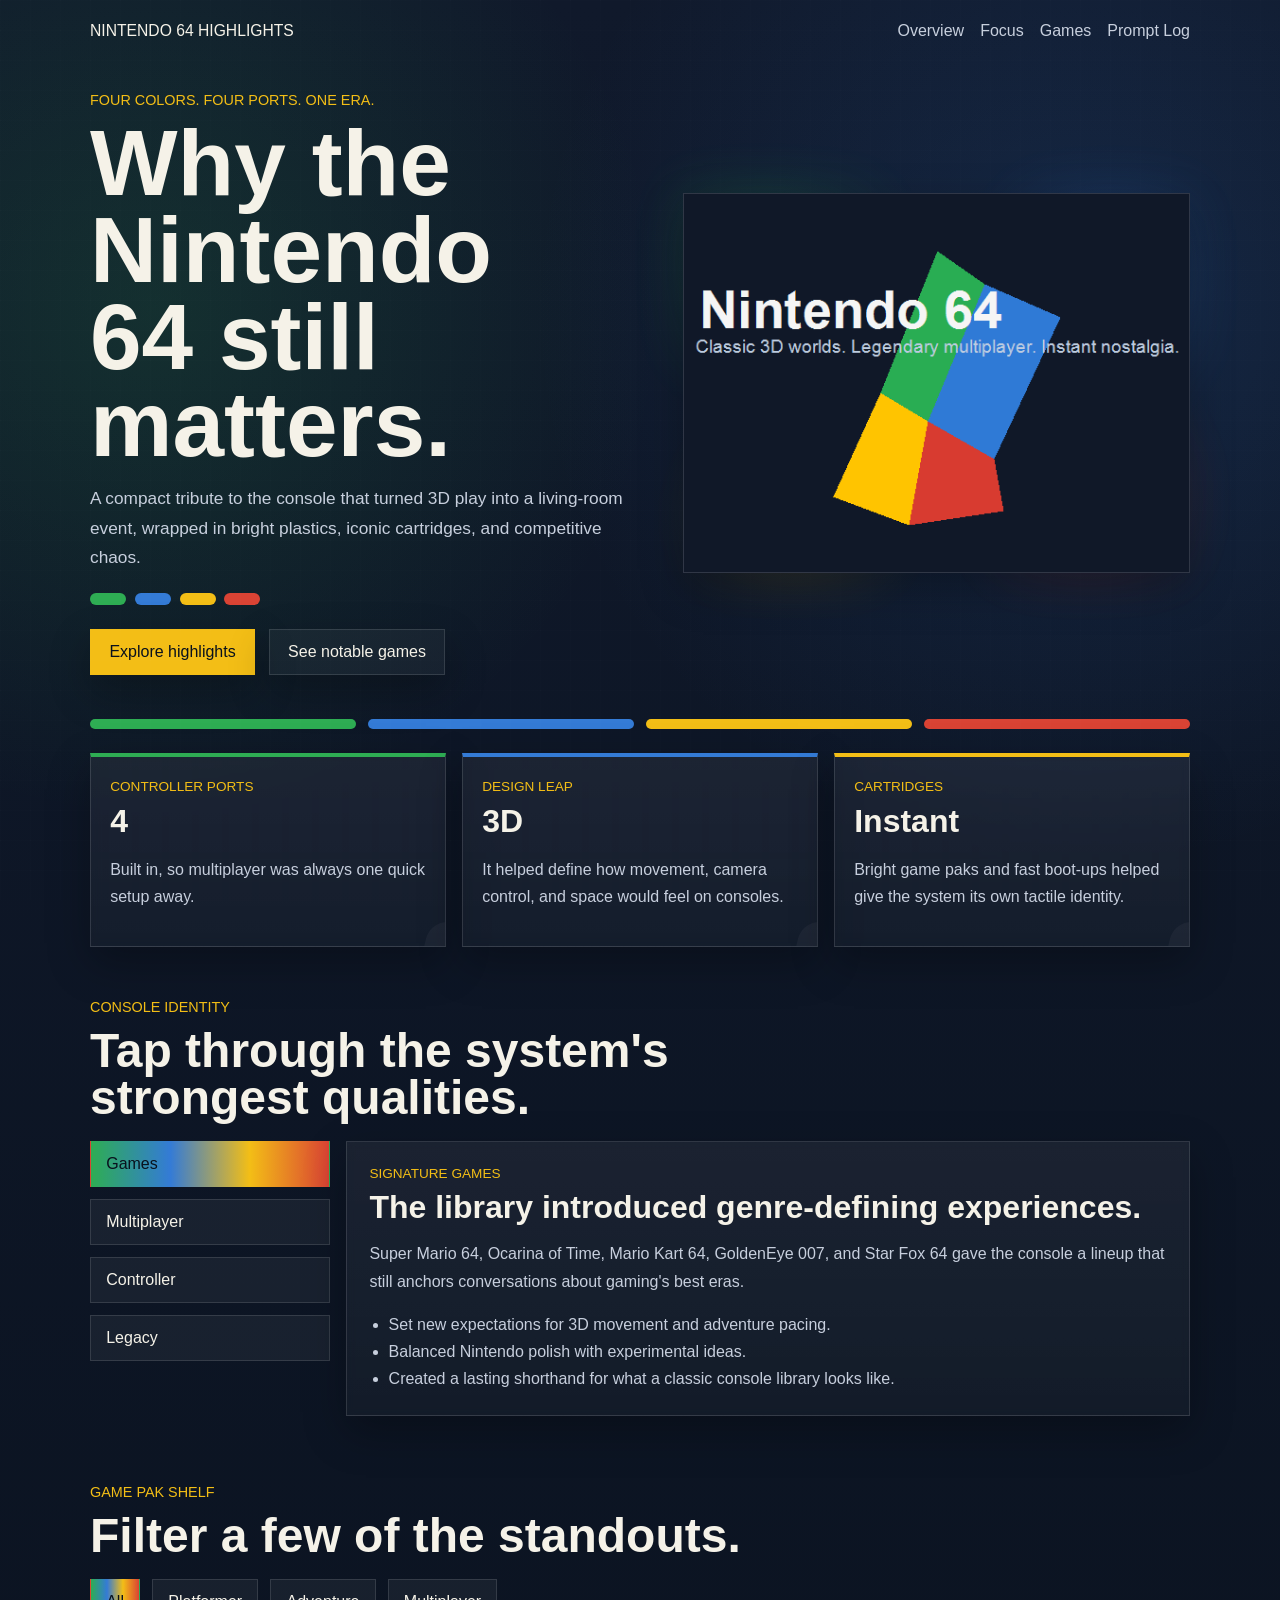
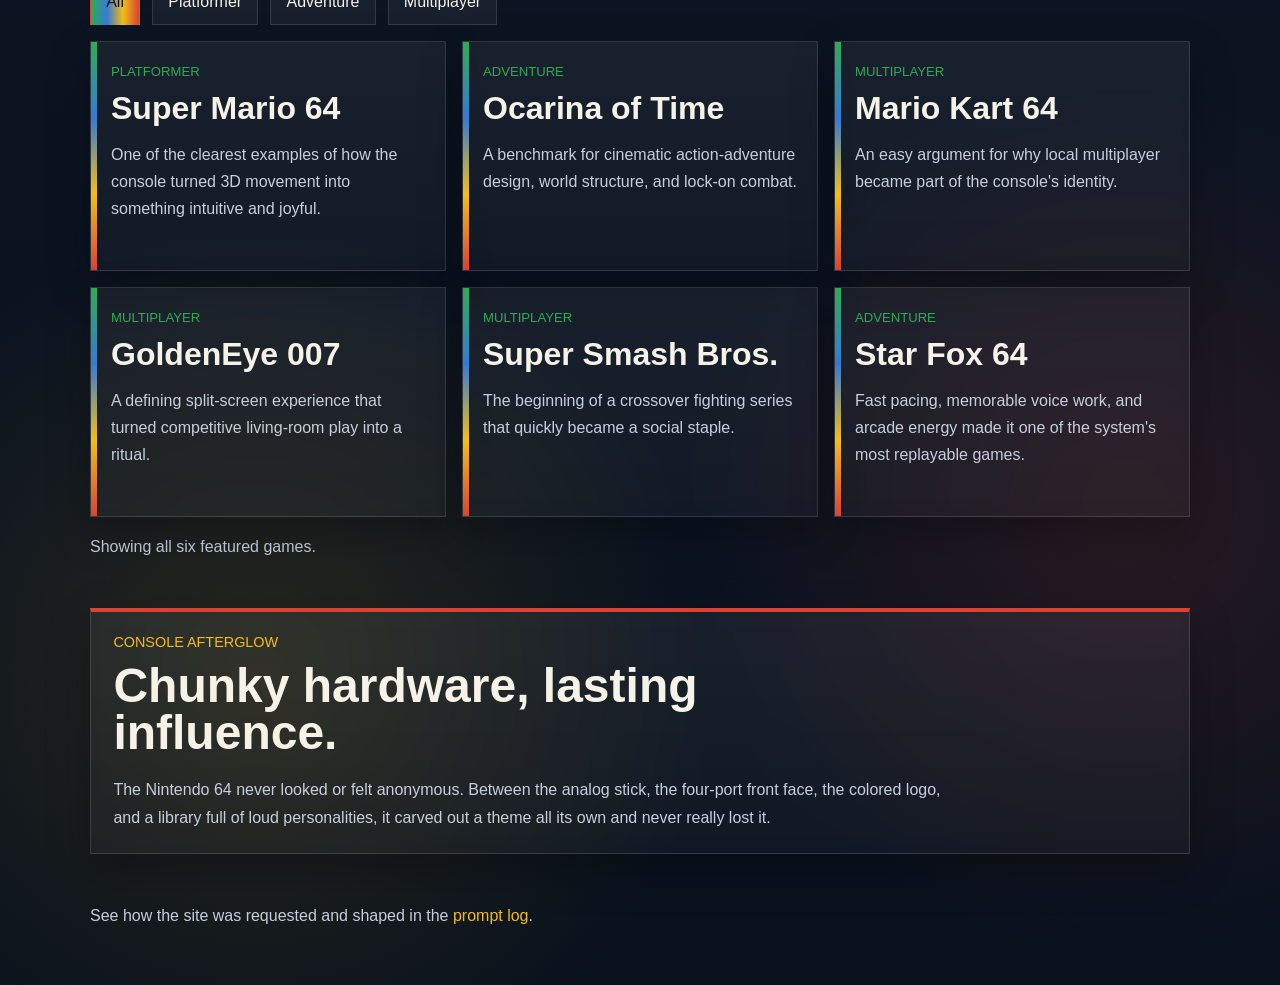
<file: index.html>
<!DOCTYPE html>
<html lang="en">
<head>
  <meta charset="UTF-8">
  <meta name="viewport" content="width=device-width, initial-scale=1.0">
  <title>Nintendo 64 Highlights</title>
  <link rel="stylesheet" href="styles.css">
</head>
<body>
  <header class="site-shell">
    <nav class="topbar">
      <a class="brand" href="index.html">Nintendo 64 Highlights</a>
      <div class="topbar-links">
        <a href="#overview">Overview</a>
        <a href="#focus">Focus</a>
        <a href="#games">Games</a>
        <a href="prompts.html">Prompt Log</a>
      </div>
    </nav>

    <section class="hero">
      <div class="hero-copy">
        <p class="eyebrow">Four colors. Four ports. One era.</p>
        <h1>Why the Nintendo 64 still matters.</h1>
        <p class="lede">
          A compact tribute to the console that turned 3D play into a living-room event,
          wrapped in bright plastics, iconic cartridges, and competitive chaos.
        </p>
        <div class="n64-mark" aria-hidden="true">
          <span class="mark-pill green"></span>
          <span class="mark-pill blue"></span>
          <span class="mark-pill yellow"></span>
          <span class="mark-pill red"></span>
        </div>
        <div class="hero-actions">
          <a class="button-primary" href="#focus">Explore highlights</a>
          <a class="button-secondary" href="#games">See notable games</a>
        </div>
      </div>

      <figure class="hero-media">
        <img src="n64-hero.png" alt="Stylized Nintendo 64 inspired artwork">
      </figure>
    </section>
  </header>

  <main class="site-shell">
    <section class="theme-band" aria-label="Nintendo 64 theme stripe">
      <span class="theme-color green"></span>
      <span class="theme-color blue"></span>
      <span class="theme-color yellow"></span>
      <span class="theme-color red"></span>
    </section>

    <section class="overview-grid" id="overview">
      <article class="metric-card">
        <span class="metric-label">Controller ports</span>
        <strong class="metric-value">4</strong>
        <p>Built in, so multiplayer was always one quick setup away.</p>
      </article>
      <article class="metric-card">
        <span class="metric-label">Design leap</span>
        <strong class="metric-value">3D</strong>
        <p>It helped define how movement, camera control, and space would feel on consoles.</p>
      </article>
      <article class="metric-card">
        <span class="metric-label">Cartridges</span>
        <strong class="metric-value">Instant</strong>
        <p>Bright game paks and fast boot-ups helped give the system its own tactile identity.</p>
      </article>
    </section>

    <section class="section-block interactive-block" id="focus">
      <div class="section-heading">
        <p class="eyebrow">Console identity</p>
        <h2>Tap through the system's strongest qualities.</h2>
      </div>

      <div class="focus-layout">
        <div class="chip-row" role="tablist" aria-label="Nintendo 64 highlight categories">
          <button class="chip is-active" type="button" role="tab" aria-selected="true" data-focus="games">Games</button>
          <button class="chip" type="button" role="tab" aria-selected="false" data-focus="multiplayer">Multiplayer</button>
          <button class="chip" type="button" role="tab" aria-selected="false" data-focus="controller">Controller</button>
          <button class="chip" type="button" role="tab" aria-selected="false" data-focus="legacy">Legacy</button>
        </div>

        <article class="focus-panel" aria-live="polite">
          <span class="panel-kicker" id="focus-kicker">Signature games</span>
          <h3 id="focus-title">The library introduced genre-defining experiences.</h3>
          <p id="focus-copy">
            Super Mario 64, Ocarina of Time, Mario Kart 64, GoldenEye 007, and Star Fox 64
            gave the console a lineup that still anchors conversations about gaming's best eras.
          </p>
          <ul class="focus-points" id="focus-points">
            <li>Set new expectations for 3D movement and adventure pacing.</li>
            <li>Balanced Nintendo polish with experimental ideas.</li>
            <li>Created a lasting shorthand for what a classic console library looks like.</li>
          </ul>
        </article>
      </div>
    </section>

    <section class="section-block" id="games">
      <div class="section-heading">
        <p class="eyebrow">Game pak shelf</p>
        <h2>Filter a few of the standouts.</h2>
      </div>

      <div class="chip-row" role="toolbar" aria-label="Game genre filters">
        <button class="chip is-active" type="button" data-filter="all">All</button>
        <button class="chip" type="button" data-filter="platformer">Platformer</button>
        <button class="chip" type="button" data-filter="adventure">Adventure</button>
        <button class="chip" type="button" data-filter="multiplayer">Multiplayer</button>
      </div>

      <div class="game-grid">
        <article class="game-card" data-genre="platformer">
          <span class="game-tag">Platformer</span>
          <h3>Super Mario 64</h3>
          <p>One of the clearest examples of how the console turned 3D movement into something intuitive and joyful.</p>
        </article>
        <article class="game-card" data-genre="adventure">
          <span class="game-tag">Adventure</span>
          <h3>Ocarina of Time</h3>
          <p>A benchmark for cinematic action-adventure design, world structure, and lock-on combat.</p>
        </article>
        <article class="game-card" data-genre="multiplayer">
          <span class="game-tag">Multiplayer</span>
          <h3>Mario Kart 64</h3>
          <p>An easy argument for why local multiplayer became part of the console's identity.</p>
        </article>
        <article class="game-card" data-genre="multiplayer">
          <span class="game-tag">Multiplayer</span>
          <h3>GoldenEye 007</h3>
          <p>A defining split-screen experience that turned competitive living-room play into a ritual.</p>
        </article>
        <article class="game-card" data-genre="multiplayer">
          <span class="game-tag">Multiplayer</span>
          <h3>Super Smash Bros.</h3>
          <p>The beginning of a crossover fighting series that quickly became a social staple.</p>
        </article>
        <article class="game-card" data-genre="adventure">
          <span class="game-tag">Adventure</span>
          <h3>Star Fox 64</h3>
          <p>Fast pacing, memorable voice work, and arcade energy made it one of the system's most replayable games.</p>
        </article>
      </div>

      <p class="filter-summary" id="filter-summary">Showing all six featured games.</p>
    </section>

    <section class="section-block legacy-strip">
      <div class="section-heading">
        <p class="eyebrow">Console afterglow</p>
        <h2>Chunky hardware, lasting influence.</h2>
      </div>
      <p class="legacy-copy">
        The Nintendo 64 never looked or felt anonymous. Between the analog stick, the four-port front face,
        the colored logo, and a library full of loud personalities, it carved out a theme all its own and never really lost it.
      </p>
    </section>
  </main>

  <footer class="site-footer">
    <p>See how the site was requested and shaped in the <a href="prompts.html">prompt log</a>.</p>
  </footer>

  <script src="script.js"></script>
</body>
</html>
</file>
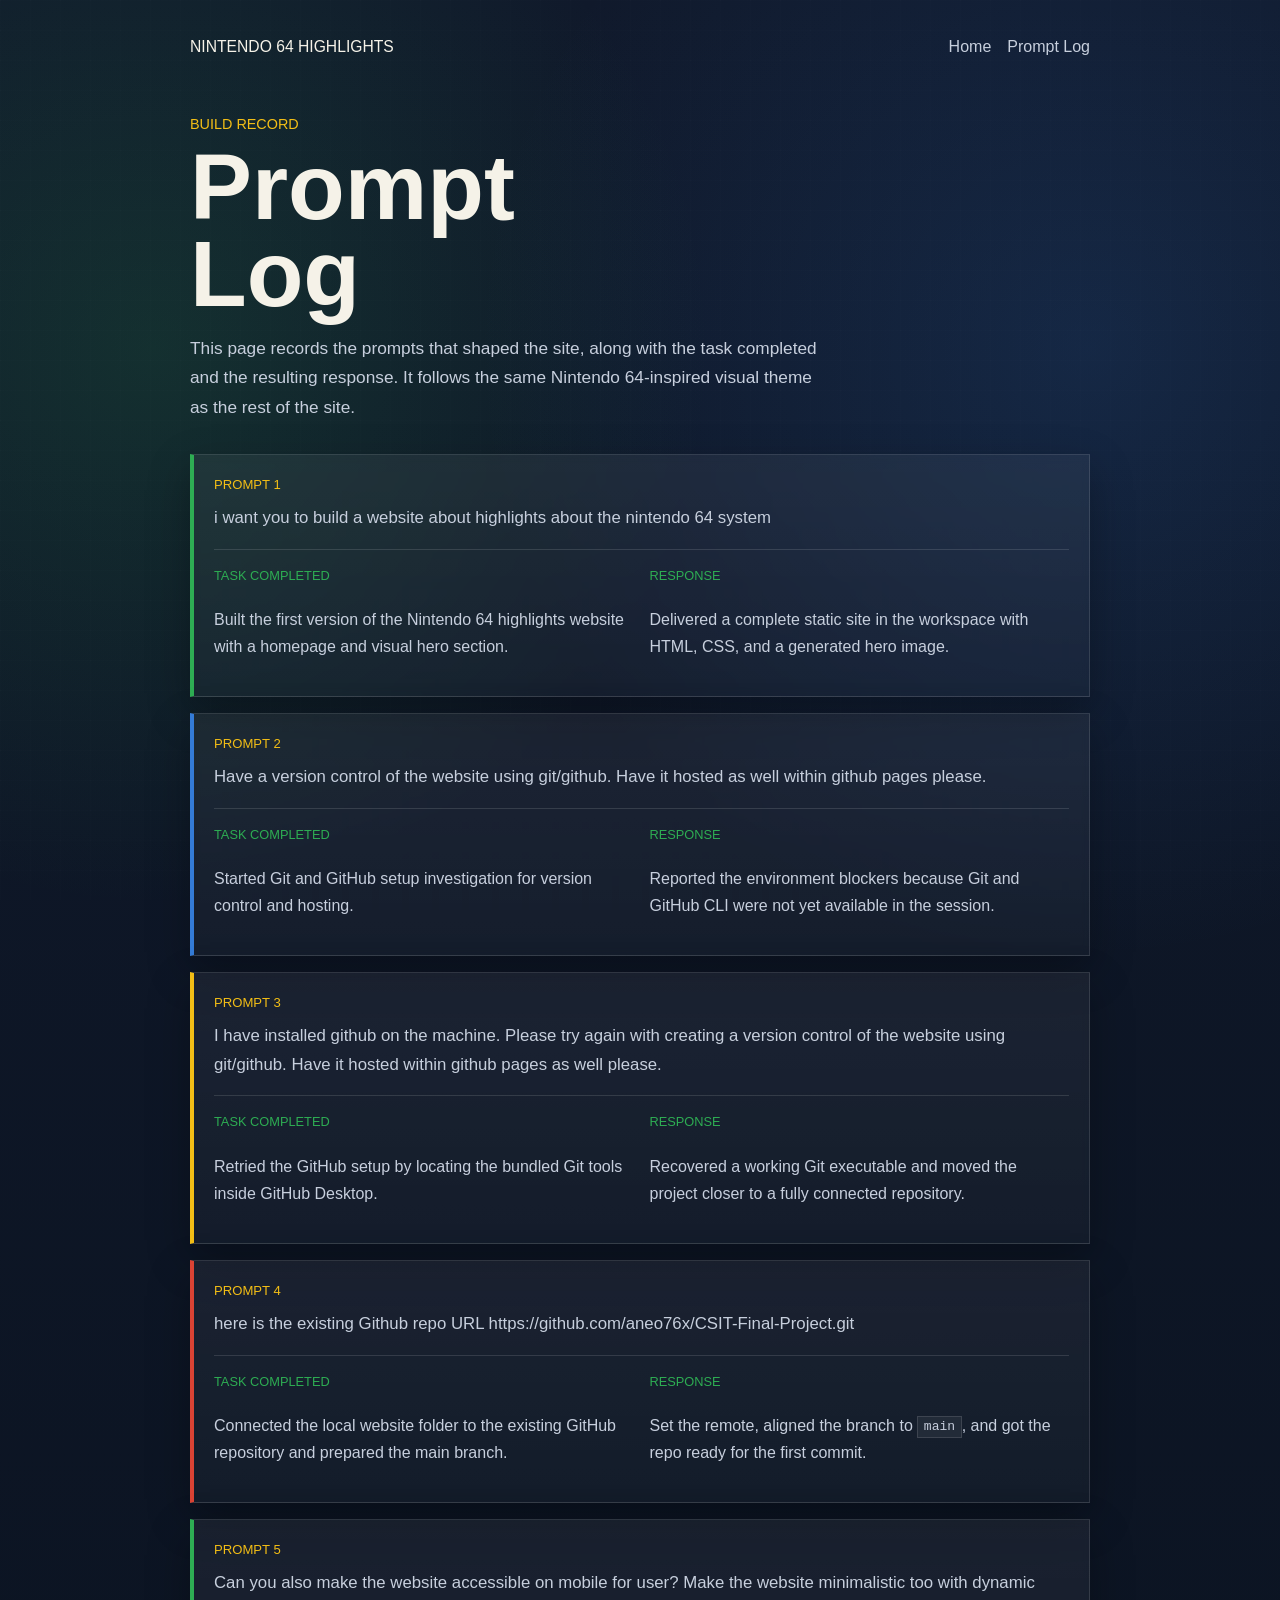
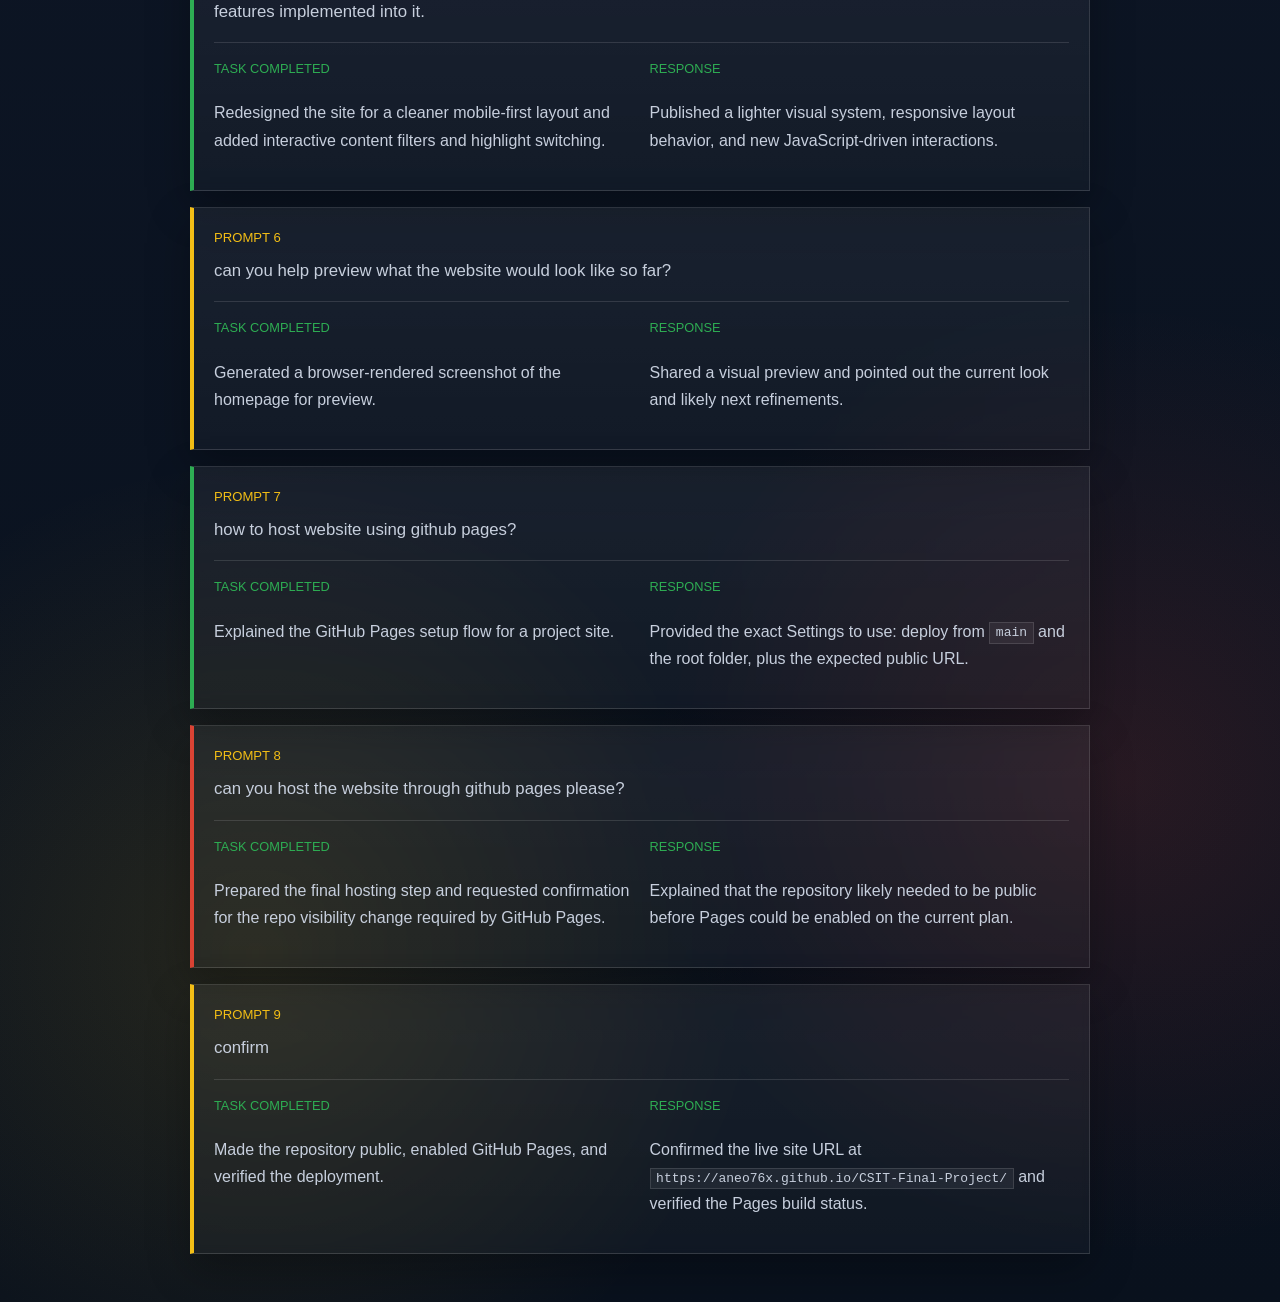
<file: prompts.html>
<!DOCTYPE html>
<html lang="en">
<head>
  <meta charset="UTF-8">
  <meta name="viewport" content="width=device-width, initial-scale=1.0">
  <title>Prompt Log | Nintendo 64 Highlights</title>
  <link rel="stylesheet" href="styles.css">
</head>
<body class="subpage-body">
  <header class="subpage-header">
    <nav class="topbar">
      <a class="brand" href="index.html">Nintendo 64 Highlights</a>
      <div class="topbar-links">
        <a href="index.html">Home</a>
        <a href="#prompt-list">Prompt Log</a>
      </div>
    </nav>

    <div class="subpage-hero">
      <p class="eyebrow">Build record</p>
      <h1>Prompt Log</h1>
      <p class="lede">
        This page records the prompts that shaped the site, along with the task completed
        and the resulting response. It follows the same Nintendo 64-inspired visual theme as the rest of the site.
      </p>
    </div>
  </header>

  <main class="prompt-layout" id="prompt-list">
    <section class="prompt-card">
      <span class="prompt-tag">Prompt 1</span>
      <p class="prompt-text">i want you to build a website about highlights about the nintendo 64 system</p>
      <div class="prompt-meta">
        <div>
          <span class="meta-label">Task completed</span>
          <p>Built the first version of the Nintendo 64 highlights website with a homepage and visual hero section.</p>
        </div>
        <div>
          <span class="meta-label">Response</span>
          <p>Delivered a complete static site in the workspace with HTML, CSS, and a generated hero image.</p>
        </div>
      </div>
    </section>

    <section class="prompt-card">
      <span class="prompt-tag">Prompt 2</span>
      <p class="prompt-text">Have a version control of the website using git/github. Have it hosted as well within github pages please.</p>
      <div class="prompt-meta">
        <div>
          <span class="meta-label">Task completed</span>
          <p>Started Git and GitHub setup investigation for version control and hosting.</p>
        </div>
        <div>
          <span class="meta-label">Response</span>
          <p>Reported the environment blockers because Git and GitHub CLI were not yet available in the session.</p>
        </div>
      </div>
    </section>

    <section class="prompt-card">
      <span class="prompt-tag">Prompt 3</span>
      <p class="prompt-text">I have installed github on the machine. Please try again with creating a version control of the website using git/github. Have it hosted within github pages as well please.</p>
      <div class="prompt-meta">
        <div>
          <span class="meta-label">Task completed</span>
          <p>Retried the GitHub setup by locating the bundled Git tools inside GitHub Desktop.</p>
        </div>
        <div>
          <span class="meta-label">Response</span>
          <p>Recovered a working Git executable and moved the project closer to a fully connected repository.</p>
        </div>
      </div>
    </section>

    <section class="prompt-card">
      <span class="prompt-tag">Prompt 4</span>
      <p class="prompt-text">here is the existing Github repo URL https://github.com/aneo76x/CSIT-Final-Project.git</p>
      <div class="prompt-meta">
        <div>
          <span class="meta-label">Task completed</span>
          <p>Connected the local website folder to the existing GitHub repository and prepared the main branch.</p>
        </div>
        <div>
          <span class="meta-label">Response</span>
          <p>Set the remote, aligned the branch to <code>main</code>, and got the repo ready for the first commit.</p>
        </div>
      </div>
    </section>

    <section class="prompt-card">
      <span class="prompt-tag">Prompt 5</span>
      <p class="prompt-text">Can you also make the website accessible on mobile for user? Make the website minimalistic too with dynamic features implemented into it.</p>
      <div class="prompt-meta">
        <div>
          <span class="meta-label">Task completed</span>
          <p>Redesigned the site for a cleaner mobile-first layout and added interactive content filters and highlight switching.</p>
        </div>
        <div>
          <span class="meta-label">Response</span>
          <p>Published a lighter visual system, responsive layout behavior, and new JavaScript-driven interactions.</p>
        </div>
      </div>
    </section>

    <section class="prompt-card">
      <span class="prompt-tag">Prompt 6</span>
      <p class="prompt-text">can you help preview what the website would look like so far?</p>
      <div class="prompt-meta">
        <div>
          <span class="meta-label">Task completed</span>
          <p>Generated a browser-rendered screenshot of the homepage for preview.</p>
        </div>
        <div>
          <span class="meta-label">Response</span>
          <p>Shared a visual preview and pointed out the current look and likely next refinements.</p>
        </div>
      </div>
    </section>

    <section class="prompt-card">
      <span class="prompt-tag">Prompt 7</span>
      <p class="prompt-text">how to host website using github pages?</p>
      <div class="prompt-meta">
        <div>
          <span class="meta-label">Task completed</span>
          <p>Explained the GitHub Pages setup flow for a project site.</p>
        </div>
        <div>
          <span class="meta-label">Response</span>
          <p>Provided the exact Settings to use: deploy from <code>main</code> and the root folder, plus the expected public URL.</p>
        </div>
      </div>
    </section>

    <section class="prompt-card">
      <span class="prompt-tag">Prompt 8</span>
      <p class="prompt-text">can you host the website through github pages please?</p>
      <div class="prompt-meta">
        <div>
          <span class="meta-label">Task completed</span>
          <p>Prepared the final hosting step and requested confirmation for the repo visibility change required by GitHub Pages.</p>
        </div>
        <div>
          <span class="meta-label">Response</span>
          <p>Explained that the repository likely needed to be public before Pages could be enabled on the current plan.</p>
        </div>
      </div>
    </section>

    <section class="prompt-card">
      <span class="prompt-tag">Prompt 9</span>
      <p class="prompt-text">confirm</p>
      <div class="prompt-meta">
        <div>
          <span class="meta-label">Task completed</span>
          <p>Made the repository public, enabled GitHub Pages, and verified the deployment.</p>
        </div>
        <div>
          <span class="meta-label">Response</span>
          <p>Confirmed the live site URL at <code>https://aneo76x.github.io/CSIT-Final-Project/</code> and verified the Pages build status.</p>
        </div>
      </div>
    </section>

  </main>
</body>
</html>
</file>
<file: styles.css>
:root {
  --bg: #0c1423;
  --bg-soft: #182235;
  --surface: rgba(20, 28, 45, 0.92);
  --surface-strong: rgba(31, 40, 61, 0.96);
  --surface-tint: rgba(255, 255, 255, 0.06);
  --text: #f5f2e8;
  --muted: #c7cfdd;
  --line: rgba(255, 255, 255, 0.12);
  --green: #2ead53;
  --blue: #347bd6;
  --yellow: #f3be16;
  --red: #da4334;
  --shadow: 0 16px 40px rgba(0, 0, 0, 0.28);
}

* {
  box-sizing: border-box;
}

html {
  scroll-behavior: smooth;
}

body {
  margin: 0;
  color: var(--text);
  font-family: "Trebuchet MS", "Segoe UI", sans-serif;
  background:
    radial-gradient(circle at 12% 12%, rgba(46, 173, 83, 0.16), transparent 20%),
    radial-gradient(circle at 85% 12%, rgba(52, 123, 214, 0.16), transparent 22%),
    radial-gradient(circle at 20% 88%, rgba(243, 190, 22, 0.12), transparent 18%),
    radial-gradient(circle at 88% 82%, rgba(218, 67, 52, 0.14), transparent 18%),
    linear-gradient(180deg, #10192b 0%, #09111d 100%);
}

body::before {
  content: "";
  position: fixed;
  inset: 0;
  pointer-events: none;
  background-image:
    linear-gradient(rgba(255, 255, 255, 0.03) 1px, transparent 1px),
    linear-gradient(90deg, rgba(255, 255, 255, 0.03) 1px, transparent 1px);
  background-size: 30px 30px;
  opacity: 0.35;
}

img {
  display: block;
  max-width: 100%;
}

a {
  color: inherit;
  text-decoration: none;
}

button,
input {
  font: inherit;
}

.site-shell,
.site-footer {
  width: min(1100px, calc(100% - 2rem));
  margin: 0 auto;
}

.topbar {
  display: flex;
  align-items: center;
  justify-content: space-between;
  gap: 1rem;
  padding: 1rem 0 1.4rem;
}

.brand,
.eyebrow,
h1,
h2,
h3,
.metric-value,
.game-tag,
.panel-kicker,
.prompt-tag,
.meta-label {
  font-family: Impact, Haettenschweiler, "Arial Black", sans-serif;
  letter-spacing: 0;
}

.brand {
  font-size: 0.98rem;
  text-transform: uppercase;
}

.topbar-links {
  display: flex;
  flex-wrap: wrap;
  gap: 1rem;
  color: var(--muted);
}

.topbar-links a {
  padding: 0.35rem 0;
}

.hero {
  display: grid;
  grid-template-columns: minmax(0, 1.05fr) minmax(260px, 0.95fr);
  gap: 2rem;
  align-items: center;
  padding: 1.5rem 0 2.8rem;
}

.eyebrow {
  margin: 0 0 0.75rem;
  color: var(--yellow);
  font-size: 0.9rem;
  text-transform: uppercase;
}

h1 {
  margin: 0;
  max-width: 9ch;
  font-size: clamp(2.8rem, 8vw, 5.8rem);
  line-height: 0.94;
}

h2 {
  margin: 0;
  font-size: clamp(1.9rem, 4vw, 3rem);
  line-height: 0.98;
}

h3 {
  margin: 0 0 0.75rem;
  font-size: clamp(1.35rem, 3vw, 2rem);
  line-height: 1.05;
}

.lede,
.metric-card p,
.focus-panel p,
.focus-points,
.game-card p,
.legacy-copy,
.site-footer p,
.filter-summary,
.prompt-card p {
  color: var(--muted);
  line-height: 1.7;
}

.lede {
  max-width: 40rem;
  margin: 1rem 0 0;
  font-size: 1.08rem;
}

.n64-mark {
  display: flex;
  gap: 0.55rem;
  margin-top: 1.25rem;
}

.mark-pill,
.theme-color {
  display: block;
}

.mark-pill {
  width: 36px;
  height: 12px;
  border-radius: 999px;
}

.green {
  background: var(--green);
}

.blue {
  background: var(--blue);
}

.yellow {
  background: var(--yellow);
}

.red {
  background: var(--red);
}

.hero-actions {
  display: flex;
  flex-wrap: wrap;
  gap: 0.85rem;
  margin-top: 1.5rem;
}

.button-primary,
.button-secondary {
  display: inline-flex;
  align-items: center;
  justify-content: center;
  min-height: 46px;
  padding: 0.8rem 1.15rem;
  border: 1px solid var(--line);
  background: var(--surface);
  box-shadow: var(--shadow);
}

.button-primary {
  color: #09111d;
  border-color: var(--yellow);
  background: var(--yellow);
}

.button-secondary {
  background: rgba(255, 255, 255, 0.04);
}

.hero-media img {
  width: 100%;
  aspect-ratio: 4 / 3;
  object-fit: cover;
  border: 1px solid var(--line);
  background: var(--surface);
  box-shadow: var(--shadow);
  animation: n64-float 6.5s ease-in-out infinite;
  will-change: transform, box-shadow;
}

.hero-media {
  position: relative;
  margin: 0;
  animation: n64-orbit 9s ease-in-out infinite;
}

.hero-media::before {
  content: "";
  position: absolute;
  inset: -18px;
  z-index: -1;
  border-radius: 28px;
  background:
    radial-gradient(circle at 18% 20%, rgba(46, 173, 83, 0.24), transparent 28%),
    radial-gradient(circle at 82% 24%, rgba(52, 123, 214, 0.28), transparent 26%),
    radial-gradient(circle at 24% 82%, rgba(243, 190, 22, 0.2), transparent 24%),
    radial-gradient(circle at 78% 78%, rgba(218, 67, 52, 0.24), transparent 26%);
  filter: blur(20px);
  opacity: 0.95;
  animation: n64-glow 6s ease-in-out infinite;
}

.theme-band {
  display: grid;
  grid-template-columns: repeat(4, 1fr);
  gap: 0.75rem;
  margin-bottom: 1.5rem;
}

.theme-color {
  height: 10px;
  border-radius: 999px;
}

.overview-grid,
.game-grid {
  display: grid;
  gap: 1rem;
}

.overview-grid {
  grid-template-columns: repeat(3, minmax(0, 1fr));
  margin-bottom: 1.25rem;
}

.metric-card,
.focus-panel,
.game-card,
.prompt-card,
.legacy-strip {
  border: 1px solid var(--line);
  background: linear-gradient(180deg, rgba(255, 255, 255, 0.06), rgba(255, 255, 255, 0.03));
  box-shadow: var(--shadow);
  backdrop-filter: blur(4px);
}

.metric-card {
  min-height: 176px;
  padding: 1.2rem;
  position: relative;
  overflow: hidden;
}

.metric-card::after {
  content: "";
  position: absolute;
  inset: auto -18% -38% auto;
  width: 90px;
  height: 90px;
  border-radius: 22px;
  background: rgba(255, 255, 255, 0.035);
  transform: rotate(14deg);
}

.metric-card:nth-child(1) {
  border-top: 4px solid var(--green);
}

.metric-card:nth-child(2) {
  border-top: 4px solid var(--blue);
}

.metric-card:nth-child(3) {
  border-top: 4px solid var(--yellow);
}

.metric-label,
.panel-kicker {
  display: inline-block;
  margin-bottom: 0.6rem;
  color: var(--yellow);
  font-size: 0.85rem;
  text-transform: uppercase;
}

.metric-value {
  display: block;
  margin-bottom: 0.45rem;
  font-size: 2rem;
}

.section-block {
  padding: 1.25rem 0 3rem;
}

.section-heading {
  max-width: 42rem;
  margin-bottom: 1.25rem;
}

.interactive-block {
  padding-top: 2rem;
}

.focus-layout {
  display: grid;
  grid-template-columns: minmax(220px, 240px) minmax(0, 1fr);
  gap: 1rem;
  align-items: start;
}

.chip-row {
  display: flex;
  flex-wrap: wrap;
  gap: 0.75rem;
}

.focus-layout .chip-row {
  flex-direction: column;
}

.chip {
  min-height: 46px;
  padding: 0.75rem 0.95rem;
  border: 1px solid var(--line);
  background: rgba(255, 255, 255, 0.05);
  color: var(--text);
  text-align: left;
  cursor: pointer;
  transition: transform 160ms ease, background 160ms ease, border-color 160ms ease;
}

.chip:hover {
  transform: translateY(-1px);
}

.chip.is-active {
  color: #09111d;
  border-color: transparent;
  background: linear-gradient(90deg, var(--green), var(--blue), var(--yellow), var(--red));
}

.focus-panel {
  padding: 1.4rem;
}

.focus-points {
  margin: 1rem 0 0;
  padding-left: 1.2rem;
}

.game-grid {
  grid-template-columns: repeat(3, minmax(0, 1fr));
  margin-top: 1rem;
}

.game-card {
  min-height: 230px;
  padding: 1.25rem;
  position: relative;
}

.game-card::before {
  content: "";
  position: absolute;
  inset: 0 auto 0 0;
  width: 6px;
  background: linear-gradient(180deg, var(--green), var(--blue), var(--yellow), var(--red));
}

.game-card.is-hidden {
  display: none;
}

.game-tag {
  display: inline-block;
  margin-bottom: 0.8rem;
  color: var(--green);
  font-size: 0.82rem;
  text-transform: uppercase;
}

.filter-summary {
  margin: 1rem 0 0;
}

.legacy-strip {
  padding: 1.4rem;
  margin-bottom: 3rem;
  border-top: 4px solid var(--red);
}

.legacy-copy {
  max-width: 52rem;
  margin: 1rem 0 0;
}

.site-footer {
  padding: 0 0 2.5rem;
}

.site-footer a {
  color: var(--yellow);
}

.subpage-header {
  width: min(900px, calc(100% - 2rem));
  margin: 0 auto;
  padding-top: 1rem;
}

.subpage-hero {
  max-width: 42rem;
  padding: 2rem 0 1rem;
}

.prompt-layout {
  width: min(900px, calc(100% - 2rem));
  margin: 0 auto;
  display: grid;
  gap: 1rem;
  padding: 1rem 0 3rem;
}

.prompt-card {
  padding: 1.25rem;
  border-left: 4px solid var(--green);
}

.prompt-card:nth-child(2n) {
  border-left-color: var(--blue);
}

.prompt-card:nth-child(3n) {
  border-left-color: var(--yellow);
}

.prompt-card:nth-child(4n) {
  border-left-color: var(--red);
}

.prompt-tag {
  display: inline-block;
  margin-bottom: 0.75rem;
  color: var(--yellow);
  font-size: 0.82rem;
  text-transform: uppercase;
}

.prompt-text {
  margin: 0;
  color: var(--text);
  font-size: 1.05rem;
  line-height: 1.6;
}

.prompt-meta {
  display: grid;
  grid-template-columns: repeat(2, minmax(0, 1fr));
  gap: 1rem;
  margin-top: 1rem;
  padding-top: 1rem;
  border-top: 1px solid var(--line);
}

.meta-label {
  display: inline-block;
  margin-bottom: 0.45rem;
  color: var(--green);
  font-size: 0.8rem;
  text-transform: uppercase;
}

code {
  padding: 0.15rem 0.35rem;
  border: 1px solid rgba(255, 255, 255, 0.12);
  background: rgba(255, 255, 255, 0.06);
}

@keyframes n64-float {
  0%,
  100% {
    transform: translateY(0) rotate(-1.25deg) scale(1);
    box-shadow: 0 16px 40px rgba(0, 0, 0, 0.28);
  }

  50% {
    transform: translateY(-14px) rotate(1.2deg) scale(1.015);
    box-shadow: 0 28px 60px rgba(0, 0, 0, 0.36);
  }
}

@keyframes n64-orbit {
  0%,
  100% {
    transform: translateX(0);
  }

  50% {
    transform: translateX(6px);
  }
}

@keyframes n64-glow {
  0%,
  100% {
    transform: scale(0.98);
    opacity: 0.82;
  }

  50% {
    transform: scale(1.04);
    opacity: 1;
  }
}

@media (prefers-reduced-motion: reduce) {
  .hero-media,
  .hero-media::before,
  .hero-media img {
    animation: none;
  }
}

@media (max-width: 900px) {
  .hero,
  .overview-grid,
  .focus-layout,
  .game-grid,
  .prompt-meta {
    grid-template-columns: 1fr;
  }

  .focus-layout .chip-row {
    flex-direction: row;
  }
}

@media (max-width: 640px) {
  .site-shell,
  .site-footer,
  .subpage-header,
  .prompt-layout {
    width: min(100% - 1rem, 1100px);
  }

  .topbar {
    align-items: flex-start;
    flex-direction: column;
  }

  .topbar-links {
    gap: 0.75rem 1rem;
  }

  h1 {
    max-width: 10ch;
    font-size: clamp(2.35rem, 14vw, 3.8rem);
  }

  h2 {
    font-size: clamp(1.65rem, 8vw, 2.2rem);
  }

  .hero {
    padding-top: 1.25rem;
  }

  .metric-card,
  .focus-panel,
  .game-card,
  .legacy-strip,
  .prompt-card {
    padding: 1rem;
  }

  .chip-row {
    gap: 0.55rem;
  }

  .chip {
    flex: 1 1 auto;
    text-align: center;
  }
}
</file>
